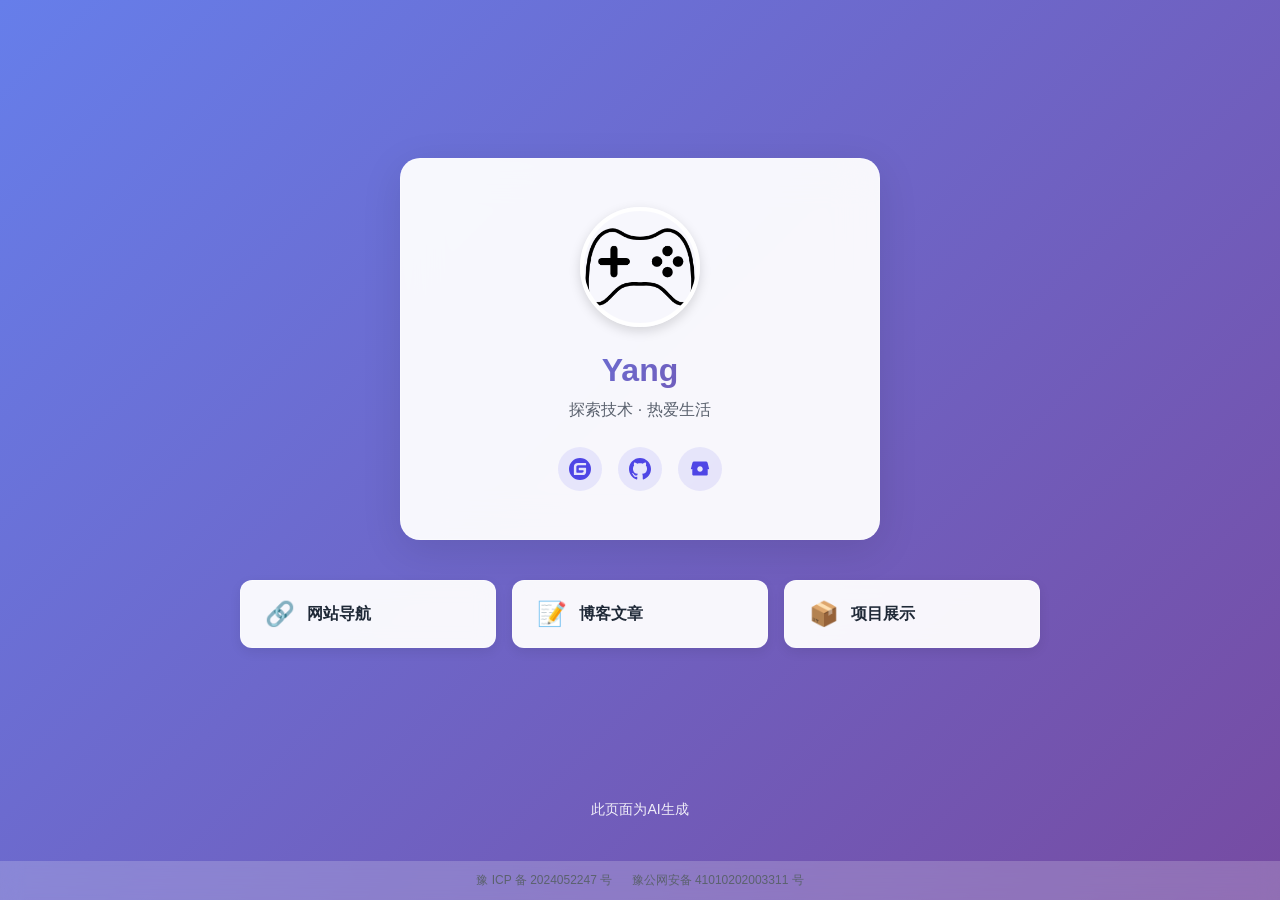
<file: index.html>
<!DOCTYPE html>
<html lang="zh-CN">

<head>
    <meta charset="UTF-8">
    <meta content="width=device-width, initial-scale=1.0" name="viewport">
    <meta content="IE=edge" http-equiv="X-UA-Compatible">
    <title>主页</title>
    <link href="/css/bootstrap.min.css" rel="stylesheet" type="text/css">
    <link href="/index.css" rel="stylesheet" type="text/css">
</head>

<body>
<!-- 主容器 -->
<div class="container">
    <div class="content-wrapper">
        <!-- 个人简介卡片 -->
        <div class="profile-card">
            <div class="avatar-container">
                <img alt="Avatar" class="avatar" src="/img/head.png"/>
            </div>
            <h1 class="title">Yang</h1>
            <p class="subtitle">探索技术 · 热爱生活</p>

            <!-- 社交链接 -->
            <div class="social-links">
                <a class="social-link" href="https://gitee.com/" target="_blank" title="Gitee">
                    <svg class="icon" fill="currentColor" viewBox="0 0 24 24">
                        <path d="M11.984 0A12 12 0 0 0 0 12a12 12 0 0 0 12 12 12 12 0 0 0 12-12A12 12 0 0 0 12 0zm6.09 5.333c.328 0 .593.266.592.593v1.482a.594.594 0 0 1-.593.592H9.777c-.982 0-1.778.796-1.778 1.778v5.63c0 .327.266.592.593.592h5.63c.982 0 1.778-.796 1.778-1.778v-.296a.593.593 0 0 0-.592-.593h-4.15a.592.592 0 0 1-.592-.592v-1.482a.593.593 0 0 1 .593-.592h6.815c.327 0 .593.265.593.592v3.408a4 4 0 0 1-4 4H5.926a.593.593 0 0 1-.593-.593V9.778a4.444 4.444 0 0 1 4.445-4.445h8.296z"/>
                    </svg>
                </a>
                <a class="social-link" href="https://github.com/" target="_blank" title="GitHub">
                    <svg class="icon" fill="currentColor" viewBox="0 0 24 24">
                        <path d="M12 0c-6.626 0-12 5.373-12 12 0 5.302 3.438 9.8 8.207 11.387.599.111.793-.261.793-.577v-2.234c-3.338.726-4.033-1.416-4.033-1.416-.546-1.387-1.333-1.756-1.333-1.756-1.089-.745.083-.729.083-.729 1.205.084 1.839 1.237 1.839 1.237 1.07 1.834 2.807 1.304 3.492.997.107-.775.418-1.305.762-1.604-2.665-.305-5.467-1.334-5.467-5.931 0-1.311.469-2.381 1.236-3.221-.124-.303-.535-1.524.117-3.176 0 0 1.008-.322 3.301 1.23.957-.266 1.983-.399 3.003-.404 1.02.005 2.047.138 3.006.404 2.291-1.552 3.297-1.23 3.297-1.23.653 1.653.242 2.874.118 3.176.77.84 1.235 1.911 1.235 3.221 0 4.609-2.807 5.624-5.479 5.921.43.372.823 1.102.823 2.222v3.293c0 .319.192.694.801.576 4.765-1.589 8.199-6.086 8.199-11.386 0-6.627-5.373-12-12-12z"/>
                    </svg>
                </a>
                <a class="social-link" href="https://blog.csdn.net/" target="_blank" title="CSDN">
                    <svg class="icon" viewBox="0 0 24 24">
                        <path d="M21.99 11.93l-1.73-6.7c-.22-.85-.94-1.53-1.85-1.53H5.59c-.91 0-1.63.68-1.85 1.53l-1.73 6.7c-.05.21.15.38.35.32l1.23-.36V18c0 .55.45 1 1 1h14.82c.55 0 1-.45 1-1v-6.08l1.23.36c.2.06.4-.11.35-.32zM12 15c-1.66 0-3-1.34-3-3s1.34-3 3-3 3 1.34 3 3-1.34 3-3 3z"
                              fill="currentColor"/>
                    </svg>
                </a>
                <!--                <a class="social-link" href="mailto:your-email@example.com" title="Email">-->
                <!--                    <svg class="icon" fill="currentColor" viewBox="0 0 24 24">-->
                <!--                        <path d="M20 4H4c-1.1 0-1.99.9-1.99 2L2 18c0 1.1.9 2 2 2h16c1.1 0 2-.9 2-2V6c0-1.1-.9-2-2-2zm0 4l-8 5-8-5V6l8 5 8-5v2z"/>-->
                <!--                    </svg>-->
                <!--                </a>-->
            </div>
        </div>

        <!-- 导航区域 -->
        <nav class="navigation">
            <a class="nav-item" href="newTab/index.html">
                <span class="nav-icon">🔗</span>
                <span class="nav-text">网站导航</span>
            </a>
            <a class="nav-item" href="#">
                <span class="nav-icon">📝</span>
                <span class="nav-text">博客文章</span>
            </a>
            <a class="nav-item" href="#">
                <span class="nav-icon">📦</span>
                <span class="nav-text">项目展示</span>
            </a>
        </nav>
    </div>

    <!-- 页脚 -->
    <footer class="footer">
        <p>此页面为AI生成</p>
    </footer>
    <footer class="footer filing-footer">
        <a href="http://beian.miit.gov.cn/"
           rel="noopener noreferrer"
           target="_blank">
            豫 ICP 备 2024052247 号
        </a>
        <a href="http://www.beian.gov.cn/portal/registerSystemInfo?recordcode=41010202003311"
           rel="noopener noreferrer"
           target="_blank">
            豫公网安备 41010202003311 号
        </a>
    </footer>
</div>
</body>

</html>
</file>
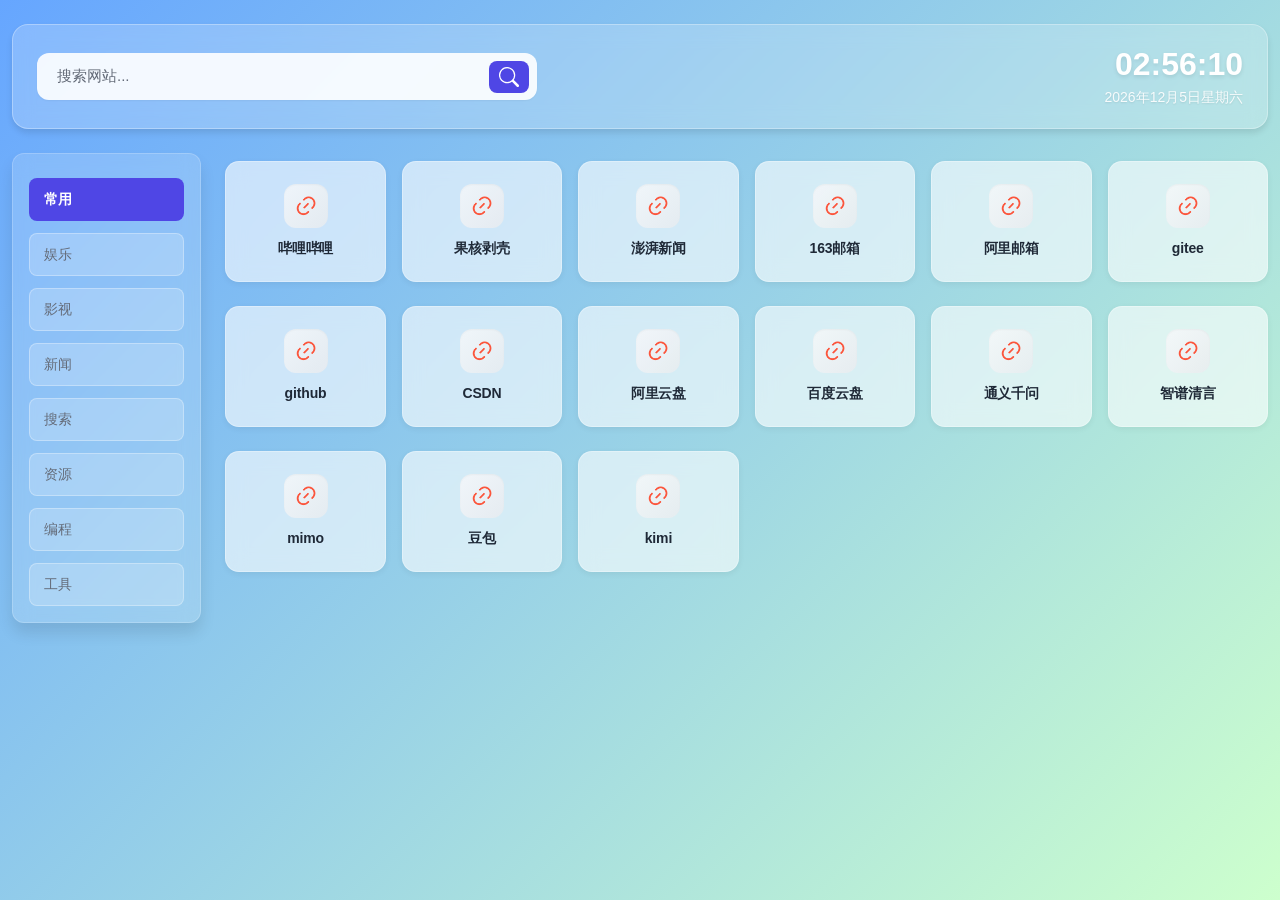
<file: newTab/index.html>
<!DOCTYPE html>
<html lang="zh-CN">

<head>
    <meta charset="UTF-8">
    <meta content="width=device-width, initial-scale=1.0" name="viewport">
    <title>我的导航 - 快速访问您的常用网站</title>
    <link href="lib/bootstrap.min.css" rel="stylesheet" type="text/css">
    <link href="index.css" rel="stylesheet" type="text/css">
</head>

<body>
<div class="container-fluid py-4">
    <!-- 顶部搜索和时间区域 -->
    <div class="top-section mb-4">
        <div class="search-container">
            <input class="search-input" id="searchInput" placeholder="搜索网站..." type="text">
            <button class="search-btn" id="searchBtn">
                <svg fill="currentColor" height="20" viewBox="0 0 16 16" width="20" xmlns="http://www.w3.org/2000/svg">
                    <path d="M11.742 10.344a6.5 6.5 0 1 0-1.397 1.398h-.001c.03.04.062.078.098.115l3.85 3.85a1 1 0 0 0 1.415-1.414l-3.85-3.85a1.007 1.007 0 0 0-.115-.1zM12 6.5a5.5 5.5 0 1 1-11 0 5.5 5.5 0 0 1 11 0z"/>
                </svg>
            </button>
        </div>
        <div class="time-display" id="timeDisplay"></div>
    </div>

    <div class="row g-4">
        <!-- 左侧导航 -->
        <div class="col-lg-3 col-xl-2">
            <div class="sidebar sticky-lg-top pt-4" id="sidebar">
                <div class="nav-list" id="title"></div>
            </div>
        </div>

        <!-- 右侧内容 -->
        <div class="col-lg-9 col-xl-10">
            <div class="links-grid" id="body"></div>
            <!-- 搜索结果区域 -->
            <div class="search-results" id="searchResults" style="display: none;"></div>
        </div>
    </div>
</div>
<script src="lib/bootstrap.bundle.min.js" type="text/javascript"></script>
<script src="data/data.js" type="text/javascript"></script>
<script src="index.js" type="text/javascript"></script>
</body>
</html>
</file>
<file: index.css>
/* ===== 全局样式 ===== */
:root {
    /* 主题配色 */
    --primary-gradient: linear-gradient(135deg, #667eea 0%, #764ba2 100%);
    --card-bg: rgba(255, 255, 255, 0.95);
    --card-shadow: 0 10px 40px rgba(0, 0, 0, 0.1);
    --text-primary: #1f2937;
    --text-secondary: #5b626e;
    --accent-color: #4f46e5;
    --accent-hover: #4338ca;

    /* 间距和圆角 */
    --border-radius-lg: 20px;
    --border-radius-md: 12px;
}

* {
    margin: 0;
    padding: 0;
    box-sizing: border-box;
}

body {
    font-family: -apple-system, BlinkMacSystemFont, 'Segoe UI', Roboto, 'Helvetica Neue', Arial, sans-serif;
    background: var(--primary-gradient);
    min-height: 100vh;
    color: var(--text-primary);
    line-height: 1.6;
    -webkit-font-smoothing: antialiased;
    -moz-osx-font-smoothing: grayscale;
}

/* ===== 主容器 ===== */
.container {
    max-width: 1200px;
    margin: 0 auto;
    padding: 40px 20px;
    min-height: 100vh;
    display: flex;
    flex-direction: column;
}

.content-wrapper {
    flex: 1;
    display: flex;
    flex-direction: column;
    align-items: center;
    justify-content: center;
    gap: 40px;
}

/* ===== 个人简介卡片 ===== */
.profile-card {
    background: var(--card-bg);
    backdrop-filter: blur(20px);
    border-radius: var(--border-radius-lg);
    padding: 48px 40px;
    box-shadow: var(--card-shadow);
    text-align: center;
    max-width: 480px;
    width: 100%;
    animation: fadeInUp 0.6s ease-out;
    border: 1px solid rgba(255, 255, 255, 0.3);
}

@keyframes fadeInUp {
    from {
        opacity: 0;
        transform: translateY(30px);
    }
    to {
        opacity: 1;
        transform: translateY(0);
    }
}

.avatar-container {
    margin-bottom: 24px;
    position: relative;
    display: inline-block;
}

.avatar {
    width: 120px;
    height: 120px;
    border-radius: 50%;
    object-fit: cover;
    border: 4px solid white;
    box-shadow: 0 4px 12px rgba(0, 0, 0, 0.15);
    transition: transform 0.3s ease;
}

.avatar:hover {
    transform: scale(1.05) rotate(5deg);
}

.title {
    font-size: 32px;
    font-weight: 700;
    color: var(--text-primary);
    margin-bottom: 8px;
    background: var(--primary-gradient);
    -webkit-background-clip: text;
    -webkit-text-fill-color: transparent;
    background-clip: text;
}

.subtitle {
    font-size: 16px;
    color: var(--text-secondary);
    margin-bottom: 24px;
    font-weight: 400;
}

/* ===== 社交链接 ===== */
.social-links {
    display: flex;
    gap: 16px;
    justify-content: center;
    flex-wrap: wrap;
}

.social-link {
    display: flex;
    align-items: center;
    justify-content: center;
    width: 44px;
    height: 44px;
    background: rgba(79, 70, 229, 0.1);
    border-radius: 50%;
    transition: all 0.3s ease;
    color: var(--accent-color);
    text-decoration: none;
}

.social-link:hover {
    background: var(--accent-color);
    color: white;
    transform: translateY(-3px);
    box-shadow: 0 6px 16px rgba(79, 70, 229, 0.3);
}

.icon {
    width: 22px;
    height: 22px;
}

/* ===== 导航区域 ===== */
.navigation {
    display: grid;
    grid-template-columns: repeat(auto-fit, minmax(200px, 1fr));
    gap: 16px;
    width: 100%;
    max-width: 800px;
    animation: fadeInUp 0.6s ease-out 0.2s both;
}

.nav-item {
    display: flex;
    align-items: center;
    gap: 12px;
    background: var(--card-bg);
    backdrop-filter: blur(10px);
    padding: 20px 24px;
    border-radius: var(--border-radius-md);
    text-decoration: none;
    color: var(--text-primary);
    box-shadow: 0 4px 12px rgba(0, 0, 0, 0.08);
    transition: all 0.3s ease;
    border: 1px solid rgba(255, 255, 255, 0.3);
}

.nav-item:hover {
    transform: translateY(-4px);
    box-shadow: 0 8px 24px rgba(0, 0, 0, 0.12);
    border-color: var(--accent-color);
    background: rgba(255, 255, 255, 1);
}

.nav-icon {
    font-size: 24px;
    line-height: 1;
}

.nav-text {
    font-size: 16px;
    font-weight: 600;
    color: var(--text-primary);
}

/* ===== 页脚 ===== */
.footer {
    text-align: center;
    padding: 32px 20px;
    color: rgba(255, 255, 255, 0.9);
    animation: fadeIn 0.8s ease-out 0.4s both;
}

.filing-footer {
    position: fixed;
    bottom: 0;
    left: 0;
    width: 100%;
    text-align: center;
    padding: 10px 0;
    background-color: rgba(255, 255, 255, 0.2);
    font-size: 12px;
    z-index: 9999;
    backdrop-filter: blur(10px);
    -webkit-backdrop-filter: blur(10px);
}

.filing-footer a {
    color: var(--text-secondary);
    text-decoration: none;
    margin: 0 8px;
    transition: color 0.3s ease;
}

.filing-footer a:hover {
    color: #007bff;
    text-decoration: underline;
}

@keyframes fadeIn {
    from {
        opacity: 0;
    }
    to {
        opacity: 1;
    }
}

.footer p {
    font-size: 14px;
    margin-bottom: 8px;
}

.footer-note {
    font-size: 13px;
    opacity: 0.8;
}

/* ===== 响应式设计 ===== */
@media (max-width: 768px) {
    .container {
        padding: 24px 16px;
    }

    .profile-card {
        padding: 36px 24px;
    }

    .title {
        font-size: 28px;
    }

    .subtitle {
        font-size: 14px;
    }

    .avatar {
        width: 100px;
        height: 100px;
    }

    .navigation {
        grid-template-columns: 1fr;
        gap: 12px;
    }

    .nav-item {
        padding: 16px 20px;
    }

    .footer {
        padding: 24px 16px;
    }
}

@media (max-width: 480px) {
    .content-wrapper {
        gap: 32px;
    }

    .profile-card {
        padding: 28px 20px;
    }

    .title {
        font-size: 24px;
    }

    .social-links {
        gap: 12px;
    }

    .social-link {
        width: 40px;
        height: 40px;
    }
}
</file>
<file: newTab/index.css>
/* ===== 简洁主题配色 ===== */
:root {
    --primary-color: #4f46e5;
    --primary-hover: #4338ca;
    --bg-gradient: linear-gradient(135deg, #66a6ff 0%, #cdffcd 100%);
    --sidebar-bg: rgba(255, 255, 255, 0.15);
    --card-bg: rgba(255, 255, 255, 0.75);
    --text-primary: #1f2937;
    --text-secondary: #646b78;
    --border-color: #e5e7eb;
    --shadow-sm: 0 1px 2px rgba(0, 0, 0, 0.05);
    --shadow-md: 0 4px 6px rgba(0, 0, 0, 0.1);
    --shadow-lg: 0 10px 15px rgba(0, 0, 0, 0.1);
}

* {
    margin: 0;
    padding: 0;
    box-sizing: border-box;
}

body {
    background: var(--bg-gradient);
    min-height: 100vh;
    font-family: -apple-system, BlinkMacSystemFont, 'Segoe UI', Roboto, 'Helvetica Neue', Arial, sans-serif;
    color: var(--text-primary);
}

/* ===== 顶部搜索和时间区域 ===== */
.top-section {
    display: flex;
    justify-content: space-between;
    align-items: center;
    background: rgba(255, 255, 255, 0.2);
    backdrop-filter: blur(10px);
    border-radius: 16px;
    padding: 20px 24px;
    box-shadow: var(--shadow-md);
    border: 1px solid rgba(255, 255, 255, 0.3);
    margin-bottom: 24px;
    animation: fadeInDown 0.5s ease;
}

@keyframes fadeInDown {
    from {
        opacity: 0;
        transform: translateY(-20px);
    }
    to {
        opacity: 1;
        transform: translateY(0);
    }
}

.search-container {
    flex: 1;
    max-width: 500px;
    position: relative;
    display: flex;
    align-items: center;
}

.search-input {
    width: 100%;
    padding: 12px 48px 12px 20px;
    border: none;
    border-radius: 12px;
    background: rgba(255, 255, 255, 0.9);
    font-size: 15px;
    color: var(--text-primary);
    box-shadow: var(--shadow-sm);
    transition: all 0.3s ease;
}

.search-input:focus {
    outline: none;
    box-shadow: 0 0 0 3px rgba(79, 70, 229, 0.2);
    background: white;
}

.search-input::placeholder {
    color: var(--text-secondary);
}

.search-btn {
    position: absolute;
    right: 8px;
    background: var(--primary-color);
    border: none;
    border-radius: 8px;
    padding: 6px 10px;
    cursor: pointer;
    display: flex;
    align-items: center;
    justify-content: center;
    transition: all 0.2s ease;
    color: white;
}

.search-btn:hover {
    background: var(--primary-hover);
    transform: scale(1.05);
}

.time-display {
    text-align: right;
    margin-left: 20px;
    animation: fadeIn 0.5s ease;
}

@keyframes fadeIn {
    from {
        opacity: 0;
    }
    to {
        opacity: 1;
    }
}

.time {
    font-size: 32px;
    font-weight: 700;
    color: white;
    text-shadow: 0 2px 4px rgba(0, 0, 0, 0.1);
    line-height: 1.2;
}

.date {
    font-size: 14px;
    color: rgba(255, 255, 255, 0.9);
    margin-top: 4px;
    text-shadow: 0 1px 2px rgba(0, 0, 0, 0.1);
}

/* ===== 侧边栏样式 ===== */
.sidebar {
    background: rgba(255, 255, 255, 0.15);
    backdrop-filter: blur(10px);
    border-radius: 12px;
    padding: 16px;
    box-shadow: var(--shadow-lg);
    border: 1px solid rgba(255, 255, 255, 0.2);
    max-height: calc(100vh - 2rem);
    overflow-y: auto;
}

@media (min-width: 992px) {
    .sidebar {
        position: sticky;
        top: 1rem;
    }
}

.nav-list {
    display: flex;
    flex-direction: column;
    gap: 12px;
}

.nav-item {
    display: block;
    padding: 10px 14px;
    background: rgba(255, 255, 255, 0.2);
    color: var(--text-secondary);
    text-decoration: none;
    border-radius: 8px;
    font-size: 14px;
    font-weight: 500;
    transition: all 0.2s ease;
    cursor: pointer;
    border: 1px solid rgba(255, 255, 255, 0.3);
    text-align: left;
}

.nav-item:hover {
    background: rgba(255, 255, 255, 0.3);
    color: white;
    transform: translateX(4px);
}

.nav-item.active {
    background: var(--primary-color);
    color: white;
    font-weight: 600;
    border-color: transparent;
}

.nav-item.active:hover {
    background: var(--primary-hover);
    transform: none;
}

/* ===== 链接卡片网格 ===== */
.links-grid {
    display: flex;
    flex-wrap: wrap;
    margin: 0 -8px;
    animation: fadeInUp 0.5s ease;
}

@keyframes fadeInUp {
    from {
        opacity: 0;
        transform: translateY(20px);
    }
    to {
        opacity: 1;
        transform: translateY(0);
    }
}

/* ===== 搜索结果区域 ===== */
.search-results {
    display: flex;
    flex-wrap: wrap;
    margin: 0 -8px;
    animation: fadeIn 0.3s ease;
}

.no-results {
    width: 100%;
    text-align: center;
    padding: 40px;
    color: white;
    font-size: 16px;
    background: rgba(255, 255, 255, 0.2);
    border-radius: 12px;
    backdrop-filter: blur(10px);
}

/* ===== 链接卡片 ===== */
.link-card {
    display: flex;
    flex-direction: column;
    align-items: center;
    justify-content: center;
    background: rgba(255, 255, 255, 0.6);
    backdrop-filter: blur(10px);
    border-radius: 14px;
    padding: 14px 10px;
    text-decoration: none;
    box-shadow: 0 2px 6px rgba(0, 0, 0, 0.06);
    transition: all 0.25s ease;
    height: 100%;
    border: 1px solid rgba(255, 255, 255, 0.3);
    margin: 8px;
    position: relative;
    overflow: hidden;
}

.link-card::before {
    content: '';
    position: absolute;
    top: 0;
    left: 0;
    width: 100%;
    height: 100%;
    background: linear-gradient(135deg, rgba(79, 70, 229, 0.1) 0%, rgba(137, 247, 254, 0.1) 100%);
    opacity: 0;
    transition: opacity 0.3s ease;
}

.link-card:hover::before {
    opacity: 1;
}

.link-card:hover {
    transform: translateY(-4px);
    box-shadow: 0 6px 16px rgba(0, 0, 0, 0.1);
    background: rgba(255, 255, 255, 0.8);
    border-color: rgba(79, 70, 229, 0.2);
}

.link-card:active {
    transform: translateY(-2px);
}

.link-category {
    position: absolute;
    top: 6px;
    right: 6px;
    font-size: 10px;
    color: var(--primary-color);
    background: rgba(79, 70, 229, 0.1);
    padding: 2px 6px;
    border-radius: 4px;
    font-weight: 600;
}

.link-img-container {
    width: 44px;
    height: 44px;
    display: flex;
    align-items: center;
    justify-content: center;
    margin-bottom: 10px;
    background: linear-gradient(135deg, rgba(248, 249, 250, 0.8) 0%, rgba(233, 236, 239, 0.8) 100%);
    border-radius: 12px;
    padding: 8px;
    box-shadow: inset 0 1px 2px rgba(0, 0, 0, 0.04);
}

.link-img {
    width: 100%;
    height: 100%;
    object-fit: contain;
}

.link-text {
    color: var(--text-primary);
    font-size: 14px;
    font-weight: 600;
    text-align: center;
    margin: 0;
    line-height: 1.5;
    word-break: break-word;
    letter-spacing: -0.01em;
}

/* ===== 响应式优化 ===== */
@media (max-width: 991px) {
    .sidebar {
        position: static !important;
        margin-bottom: 24px;
        max-height: none;
        overflow-y: visible;
    }

    .sidebar-title {
        font-size: 16px;
    }

    /* 移动端导航按钮 */
    .mobile-nav-toggle {
        display: block;
        margin-bottom: 16px;
    }

    .top-section {
        flex-direction: column;
        gap: 16px;
        padding: 16px;
    }

    .search-container {
        max-width: 100%;
    }

    .time-display {
        margin-left: 0;
        text-align: center;
    }
}

@media (max-width: 575px) {
    body {
        background: var(--bg-gradient);
    }

    .container-fluid {
        padding-left: 12px !important;
        padding-right: 12px !important;
    }

    .sidebar {
        padding: 12px;
    }

    .sidebar-title {
        font-size: 15px;
    }

    .nav-item {
        padding: 10px 12px;
        font-size: 14px;
    }

    .link-card {
        padding: 12px 8px;
    }

    .link-img-container {
        width: 42px;
        height: 42px;
        margin-bottom: 8px;
    }

    .link-text {
        font-size: 12px;
    }

    .top-section {
        padding: 12px;
        margin-bottom: 16px;
    }

    .time {
        font-size: 24px;
    }

    .date {
        font-size: 12px;
    }

    .search-input {
        padding: 10px 40px 10px 16px;
        font-size: 14px;
    }

    /* 移动端隐藏滚动条 */
    .sidebar::-webkit-scrollbar {
        display: none;
    }
}
</file>
